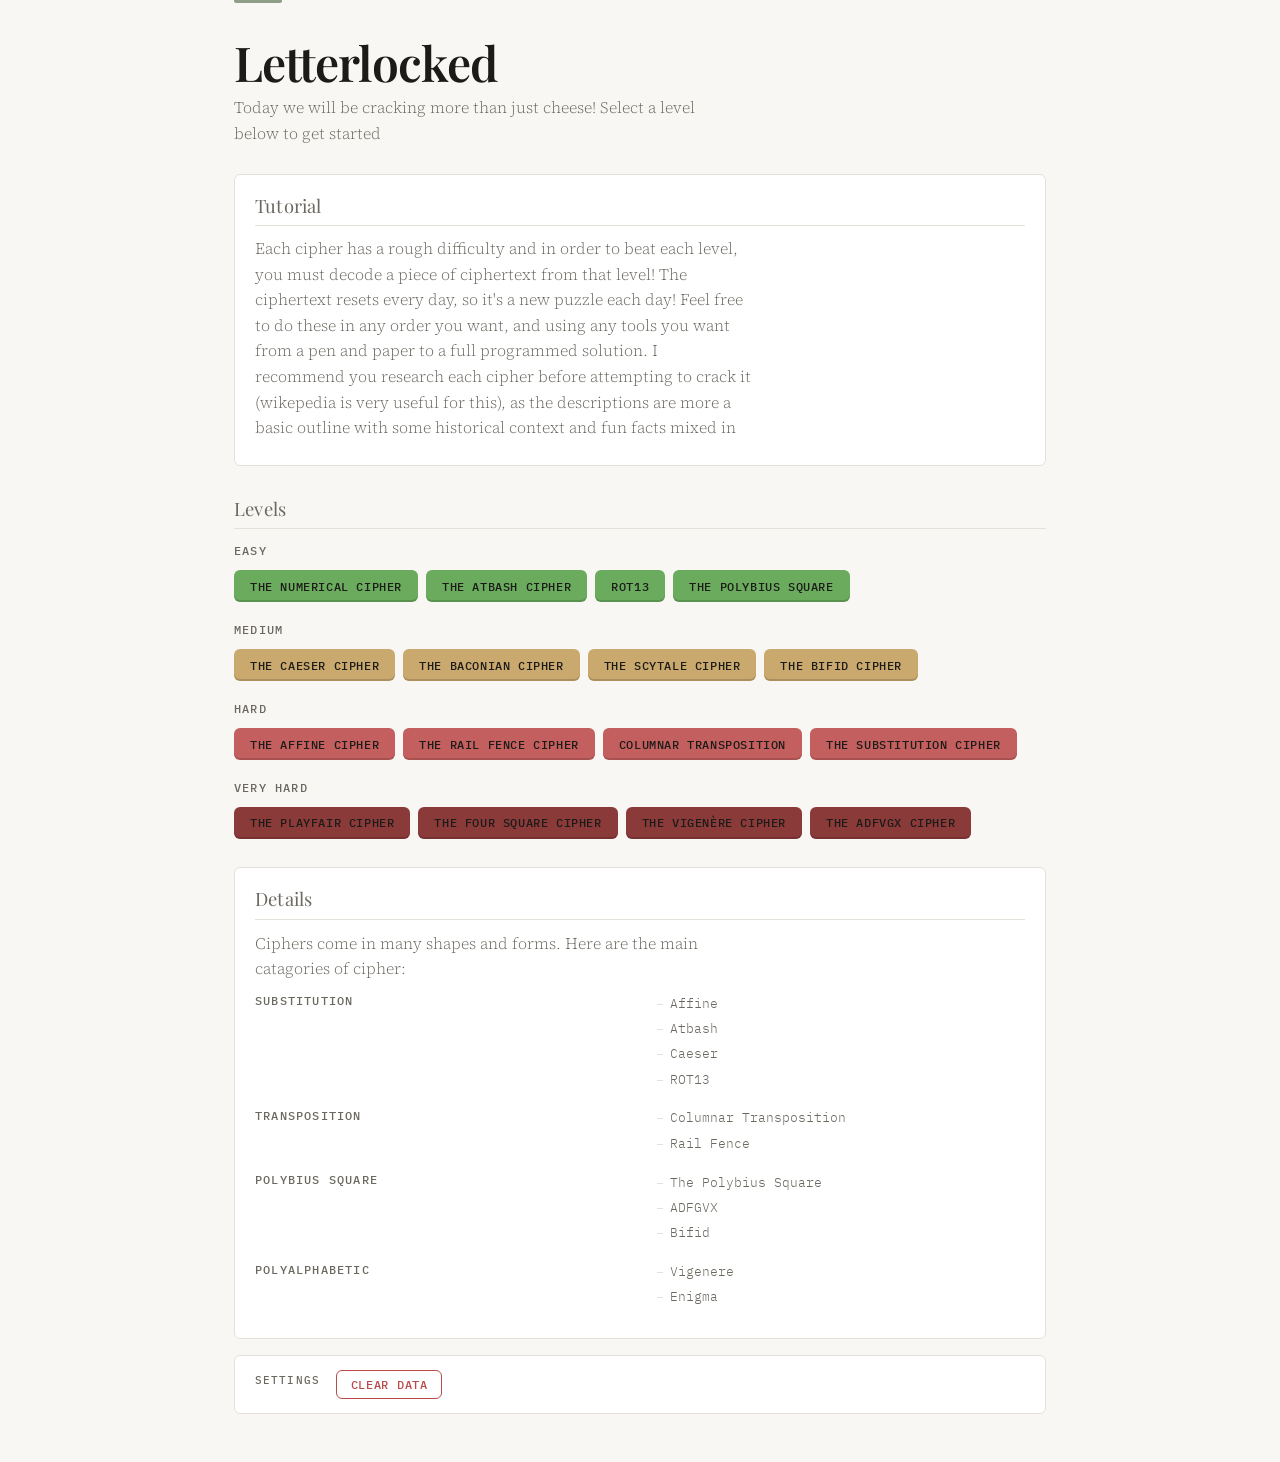
<file: index.html>
<!doctype html>
<html>
    <head>
        <meta charset="UTF-8" />
        <link rel="shortcut icon" type="image/x-icon" href="favicon.ico" />
        <script src="levelData.js"></script>

        <link rel="stylesheet" href="index.css" />
        <title>Letterlocked</title>
    </head>
    <body>
        <div id="title"></div>
        <h1>Letterlocked</h1>
        <p>
            Today we will be cracking more than just cheese! Select a level
            below to get started
        </p>
        <div id="tutorial">
            <h2>Tutorial</h2>
            <p>
                Each cipher has a rough difficulty and in order to beat each
                level, you must decode a piece of ciphertext from that level!
                The ciphertext resets every day, so it's a new puzzle each day!
                Feel free to do these in any order you want, and using any tools
                you want from a pen and paper to a full programmed solution. I
                recommend you research each cipher before attempting to crack it
                (wikepedia is very useful for this), as the descriptions are
                more a basic outline with some historical context and fun facts
                mixed in
            </p>
        </div>
        <h2>Levels</h2>
        <div id="levelGrid"></div>
        <div id="details">
            <h2>Details</h2>
            <p>
                Ciphers come in many shapes and forms. Here are the main
                catagories of cipher:
            </p>
            <h3>Substitution</h3>
            <ul>
                <li>Affine</li>
                <li>Atbash</li>
                <li>Caeser</li>
                <li>ROT13</li>
            </ul>
            <h3>Transposition</h3>
            <ul>
                <li>Columnar Transposition</li>
                <li>Rail Fence</li>
            </ul>
            <h3>Polybius Square</h3>
            <ul>
                <li>The Polybius Square</li>
                <li>ADFGVX</li>
                <li>Bifid</li>
            </ul>
            <h3>Polyalphabetic</h3>
            <ul>
                <li>Vigenere</li>
                <li>Enigma</li>
            </ul>
        </div>
        <div id="settings">
            <h4>Settings</h4>
            <button
                type="button"
                id="clearData"
                onclick="
                    localStorage.clear();
                    alert(
                        'Data has been cleared, all levels marked as unfinished',
                    );
                    window.location.reload();
                "
            >
                Clear Data
            </button>
        </div>

        <script src="index.js"></script>
    </body>
</html>
</file>
<file: index.css>
@import url("https://fonts.googleapis.com/css2?family=Playfair+Display:wght@400;600&family=IBM+Plex+Mono:wght@400;500&family=Source+Serif+4:ital,wght@0,300;0,400;1,300&display=swap");

/* ─── Variables ─────────────────────────────────────────── */
:root {
    --bg: #f8f7f4;
    --surface: #ffffff;
    --border: #e4e1da;
    --text: #1c1b18;
    --text-muted: #6b6860;
    --accent: #4a6741;
    --accent-dim: #4a674118;
    --mono: "IBM Plex Mono", monospace;
    --serif: "Playfair Display", Georgia, serif;
    --body: "Source Serif 4", Georgia, serif;
    --radius: 6px;
    --max-w: 860px;
}

/* ─── Reset & Base ──────────────────────────────────────── */
*,
*::before,
*::after {
    box-sizing: border-box;
    margin: 0;
    padding: 0;
}

html {
    font-size: 16px;
}

body {
    background: var(--bg);
    color: var(--text);
    font-family: var(--body);
    font-weight: 300;
    line-height: 1.6;
    padding-bottom: 3rem;
    max-width: var(--max-w);
    margin: 0 auto;
    padding-left: 1.5rem;
    padding-right: 1.5rem;
}

/* ─── Typography ────────────────────────────────────────── */
h1 {
    font-family: var(--serif);
    font-size: clamp(2rem, 5vw, 3rem);
    font-weight: 600;
    line-height: 1.15;
    letter-spacing: -0.02em;
    color: var(--text);
}

h2 {
    font-family: var(--serif);
    font-size: 1.15rem;
    font-weight: 400;
    color: var(--text-muted);
    letter-spacing: 0.01em;
    padding-bottom: 0.3rem;
    border-bottom: 1px solid var(--border);
    margin-bottom: 0.6rem;
}

h3 {
    font-family: var(--mono);
    font-size: 0.75rem;
    font-weight: 500;
    text-transform: uppercase;
    letter-spacing: 0.1em;
    color: var(--text-muted);
    margin-bottom: 0.4rem;
}

h4 {
    font-family: var(--mono);
    font-size: 0.7rem;
    font-weight: 500;
    text-transform: uppercase;
    letter-spacing: 0.1em;
    color: var(--text-muted);
    margin-bottom: 0.5rem;
}

p {
    color: var(--text-muted);
    margin-bottom: 0.5rem;
    max-width: 62ch;
}

ul {
    list-style: none;
    padding: 0;
    margin: 0 0 0.75rem;
}

ul li {
    font-family: var(--mono);
    font-size: 0.8rem;
    color: var(--text-muted);
    padding: 0.15rem 0;
    padding-left: 0.9rem;
    position: relative;
}

ul li::before {
    content: "\2013";
    position: absolute;
    left: 0;
    color: var(--border);
}

/* ─── Title / Hero ──────────────────────────────────────── */
#title {
    height: 3px;
    background: var(--accent);
    border-radius: 0 0 2px 2px;
    width: 3rem;
    margin-bottom: 2rem;
    opacity: 0.6;
}

body > h1 {
    margin-bottom: 0.3rem;
}
body > p {
    margin-bottom: 1.75rem;
}

/* ─── Tutorial ──────────────────────────────────────────── */
#tutorial {
    background: var(--surface);
    border: 1px solid var(--border);
    border-radius: var(--radius);
    padding: 1rem 1.25rem;
    margin-bottom: 1.75rem;
}

/* ─── Level Grid ────────────────────────────────────────── */
body > h2 {
    margin-bottom: 0.75rem;
}

#levelGrid {
    display: flex;
    flex-wrap: wrap;
    gap: 0.5rem;
    align-items: flex-start;
    margin-bottom: 1.75rem;
}

/* Difficulty headings injected by JS */
#levelGrid h3 {
    width: 100%;
    margin-top: 0.6rem;
    margin-bottom: 0.1rem;
}

#levelGrid h3:first-child {
    margin-top: 0;
}

/* Level buttons – JS sets background-color inline for difficulty/completion.
   We handle shape, text, and hover here. */
#levelGrid button {
    font-family: var(--mono);
    font-size: 0.75rem;
    font-weight: 500;
    letter-spacing: 0.05em;
    text-transform: uppercase;
    color: #1c1b18;
    border: none;
    border-radius: var(--radius);
    padding: 0.55rem 1rem;
    cursor: pointer;
    transition:
        filter 0.15s,
        transform 0.1s;
    /* Keep JS background-color but add a subtle inner shadow for depth */
    box-shadow: inset 0 -2px 0 rgba(0, 0, 0, 0.15);
}

#levelGrid button:hover {
    filter: brightness(1.1);
    transform: translateY(-1px);
}

#levelGrid button:active {
    transform: translateY(0);
    filter: brightness(0.95);
    box-shadow: inset 0 1px 0 rgba(0, 0, 0, 0.1);
}

/* ─── Details ───────────────────────────────────────────── */
#details {
    background: var(--surface);
    border: 1px solid var(--border);
    border-radius: var(--radius);
    padding: 1rem 1.25rem;
    margin-bottom: 1rem;
    /* Lay out the cipher category columns */
    display: grid;
    grid-template-columns: 1fr 1fr;
    grid-template-rows: auto;
    column-gap: 2rem;
    row-gap: 0.1rem;
}

/* Span intro text and heading across both columns */
#details > h2,
#details > p {
    grid-column: 1 / -1;
}

/* ─── Settings ──────────────────────────────────────────── */
#settings {
    background: var(--surface);
    border: 1px solid var(--border);
    border-radius: var(--radius);
    padding: 0.85rem 1.25rem;
    display: flex;
    align-items: center;
    gap: 1rem;
}

#clearData {
    font-family: var(--mono);
    font-size: 0.75rem;
    font-weight: 500;
    letter-spacing: 0.06em;
    text-transform: uppercase;
    color: #b94a4a;
    background: transparent;
    border: 1px solid #b94a4a;
    border-radius: var(--radius);
    padding: 0.4rem 0.85rem;
    cursor: pointer;
    transition:
        background 0.15s,
        color 0.15s;
}

#clearData:hover {
    background: #b94a4a;
    color: #fff;
}

/* ─── Responsive ────────────────────────────────────────── */
@media (max-width: 520px) {
    #details {
        grid-template-columns: 1fr;
    }

    #levelGrid button {
        font-size: 0.7rem;
        padding: 0.5rem 0.75rem;
    }
}
</file>
<file: level.css>
@import url("https://fonts.googleapis.com/css2?family=Playfair+Display:wght@400;600&family=IBM+Plex+Mono:wght@400;500&family=Source+Serif+4:ital,wght@0,300;0,400;1,300&display=swap");

/* ─── Variables ─────────────────────────────────────────── */
:root {
    --bg: #f8f7f4;
    --surface: #ffffff;
    --border: #e4e1da;
    --text: #1c1b18;
    --text-muted: #6b6860;
    --accent: #4a6741;
    --accent-dim: #4a674118;
    --mono: "IBM Plex Mono", monospace;
    --serif: "Playfair Display", Georgia, serif;
    --body: "Source Serif 4", Georgia, serif;
    --radius: 6px;
    --max-w: 720px;
}

/* ─── Reset & Base ──────────────────────────────────────── */
*,
*::before,
*::after {
    box-sizing: border-box;
    margin: 0;
    padding: 0;
}

html {
    font-size: 16px;
}

body {
    background: var(--bg);
    color: var(--text);
    font-family: var(--body);
    font-weight: 300;
    line-height: 1.6;
    padding-bottom: 3rem;
}

/* ─── Typography ────────────────────────────────────────── */
h1 {
    font-family: var(--serif);
    font-size: clamp(1.3rem, 3vw, 1.8rem);
    font-weight: 600;
    line-height: 1.2;
    letter-spacing: -0.01em;
    margin-bottom: 0.4rem;
}

h2 {
    font-family: var(--serif);
    font-size: 1.1rem;
    font-weight: 400;
    letter-spacing: 0.01em;
    color: var(--text-muted);
    margin-bottom: 0.4rem;
    padding-bottom: 0.3rem;
    border-bottom: 1px solid var(--border);
}

h3 {
    font-family: var(--mono);
    font-size: 1rem;
    font-weight: 500;
    color: var(--accent);
    letter-spacing: 0.03em;
}

p {
    color: var(--text-muted);
    margin-bottom: 0.4rem;
    max-width: 60ch;
}

ol,
ul {
    padding-left: 1.4rem;
    color: var(--text-muted);
}

li {
    margin-bottom: 0.4rem;
    max-width: 60ch;
}

/* ─── Layout ────────────────────────────────────────────── */
#navigation,
#introduction,
#spec,
#challenge,
#encrypting,
#nittygritty {
    max-width: var(--max-w);
    margin: 0 auto;
    padding: 1rem 1.25rem;
}

#introduction,
#spec,
#challenge,
#encrypting,
#nittygritty {
    background: var(--surface);
    border: 1px solid var(--border);
    border-radius: var(--radius);
    margin-top: 0.6rem;
}

/* ─── Solved State ──────────────────────────────────────── */
#introduction.solved {
    background: #f2f6f1;
    border-color: #c2d4be;
}

#solvedBadge {
    display: flex;
    align-items: center;
    gap: 0.5rem;
    margin-top: 0.75rem;
    padding-top: 0.6rem;
    border-top: 1px solid #c2d4be;
    font-family: var(--mono);
    font-size: 0.75rem;
    color: var(--accent);
    letter-spacing: 0.05em;
}

#solvedBadge::before {
    content: "✓";
    font-size: 0.85rem;
    font-weight: 600;
    opacity: 0.8;
}

#solvedDate {
    color: var(--text-muted);
    font-weight: 400;
}

/* ─── Navigation ────────────────────────────────────────── */
#navigation {
    padding: 0.75rem 1.25rem;
    display: flex;
    align-items: center;
    background: transparent;
    border: none;
}

/* ─── Buttons ───────────────────────────────────────────── */
button {
    font-family: var(--mono);
    font-size: 0.8rem;
    font-weight: 500;
    letter-spacing: 0.06em;
    text-transform: uppercase;
    color: var(--accent);
    background: transparent;
    border: 1px solid var(--accent);
    border-radius: var(--radius);
    padding: 0.45rem 1rem;
    cursor: pointer;
    transition:
        background 0.15s,
        color 0.15s;
}

button:hover {
    background: var(--accent);
    color: #fff;
}

/* ─── Spec Table ────────────────────────────────────────── */
#specTable {
    width: 100%;
    border-collapse: collapse;
    margin: 0.6rem 0 0.75rem;
    font-family: var(--mono);
    font-size: 0.875rem;
}

#specTable th {
    text-align: left;
    font-weight: 500;
    color: var(--text-muted);
    border-bottom: 2px solid var(--border);
    padding: 0.35rem 0.75rem;
    letter-spacing: 0.04em;
    text-transform: uppercase;
    font-size: 0.75rem;
}

#specTable td {
    padding: 0.35rem 0.75rem;
    border-bottom: 1px solid var(--border);
    color: var(--text);
}

#specTable tr:last-child td {
    border-bottom: none;
}

#specTable tr:hover td {
    background: var(--accent-dim);
}

/* Suitability dots */
#brain,
#paper,
#computer,
#online {
    letter-spacing: 0.2em;
    color: var(--accent);
}

/* ─── Technicalities ────────────────────────────────────── */
#technicalities {
    margin-top: 1rem;
    padding: 1rem;
    background: var(--bg);
    border-radius: var(--radius);
    border: 1px solid var(--border);
}

#technicalities h3 {
    margin-bottom: 0.5rem;
}

#technicalityList {
    margin: 0;
    padding-left: 1.2rem;
}

/* ─── Character List ────────────────────────────────────── */
#characterList {
    display: inline-block;
    background: var(--bg);
    border: 1px solid var(--border);
    border-radius: var(--radius);
    padding: 0.35rem 0.75rem;
    margin: 0.5rem 0 1rem;
    font-size: 0.95rem;
}

/* ─── Challenge Code ────────────────────────────────────── */
#code {
    font-family: var(--mono);
    font-size: 0.9rem;
    font-weight: 400;
    color: var(--text);
    background: var(--bg);
    border: 1px solid var(--border);
    border-radius: var(--radius);
    padding: 0.75rem 1rem;
    margin: 0.5rem 0 0.75rem;
    white-space: pre-wrap !important;
    word-break: break-word;
    overflow-wrap: break-word;
    line-height: 1.65;
    letter-spacing: 0.04em;
    display: block;
    width: 100%;
}

/* ─── Encrypt Forms ─────────────────────────────────────── */
#encrypting .forms-row {
    display: flex;
    gap: 1rem;
    flex-wrap: wrap;
}

#plaintextForm,
#ciphertextDisplay {
    flex: 1 1 200px;
    min-width: 0;
}

#encrypting label {
    font-family: var(--mono);
    font-size: 0.75rem;
    text-transform: uppercase;
    letter-spacing: 0.07em;
    color: var(--text-muted);
    display: block;
    margin-bottom: 0.3rem;
    margin-top: 0.6rem;
}

#encrypting textarea {
    font-family: var(--mono);
    font-size: 0.875rem;
    color: var(--text);
    background: var(--bg);
    border: 1px solid var(--border);
    border-radius: var(--radius);
    padding: 0.6rem;
    resize: vertical;
    width: 100%;
    line-height: 1.6;
    transition: border-color 0.15s;
    outline: none;
}

#encrypting textarea:focus {
    border-color: var(--accent);
}

#ciphertext {
    color: var(--accent);
}

#encodebutton {
    margin-top: 0.5rem;
}

/* ─── Success Dialog ────────────────────────────────────── */
dialog {
    border: 1px solid var(--border);
    border-radius: var(--radius);
    padding: 2rem 2.5rem;
    background: var(--surface);
    box-shadow: 0 8px 32px rgba(0, 0, 0, 0.08);
    font-family: var(--body);
    max-width: 400px;
    text-align: center;
    position: fixed;
    top: 50%;
    left: 50%;
    transform: translate(-50%, -50%);
}

dialog::backdrop {
    background: rgba(28, 27, 24, 0.35);
    backdrop-filter: blur(2px);
}

dialog h2 {
    font-family: var(--serif);
    font-size: 1.5rem;
    color: var(--text);
    border: none;
    margin-bottom: 0.5rem;
}

dialog p {
    margin: 0.5rem 0 1.5rem;
    max-width: none;
    text-align: center;
}

dialog button {
    margin: 0 0.35rem;
}

/* ─── Nitty Gritty ──────────────────────────────────────── */
#nittygritty ol {
    counter-reset: faq;
    list-style: none;
    padding-left: 0;
}

#nittygritty li {
    counter-increment: faq;
    padding: 0.4rem 0 0.4rem 2.5rem;
    position: relative;
    border-bottom: 1px solid var(--border);
    max-width: none;
}

#nittygritty li:last-child {
    border-bottom: none;
}

#nittygritty li::before {
    content: counter(faq, decimal-leading-zero);
    position: absolute;
    left: 0;
    font-family: var(--mono);
    font-size: 0.75rem;
    color: var(--accent);
    opacity: 0.7;
    top: 0.75rem;
}

/* ─── Responsive ────────────────────────────────────────── */
@media (max-width: 600px) {
    #introduction,
    #spec,
    #challenge,
    #encrypting,
    #nittygritty {
        padding: 0.85rem 0.9rem;
        margin-top: 0.5rem;
    }

    .forms-row {
        flex-direction: column;
    }
}
</file>
